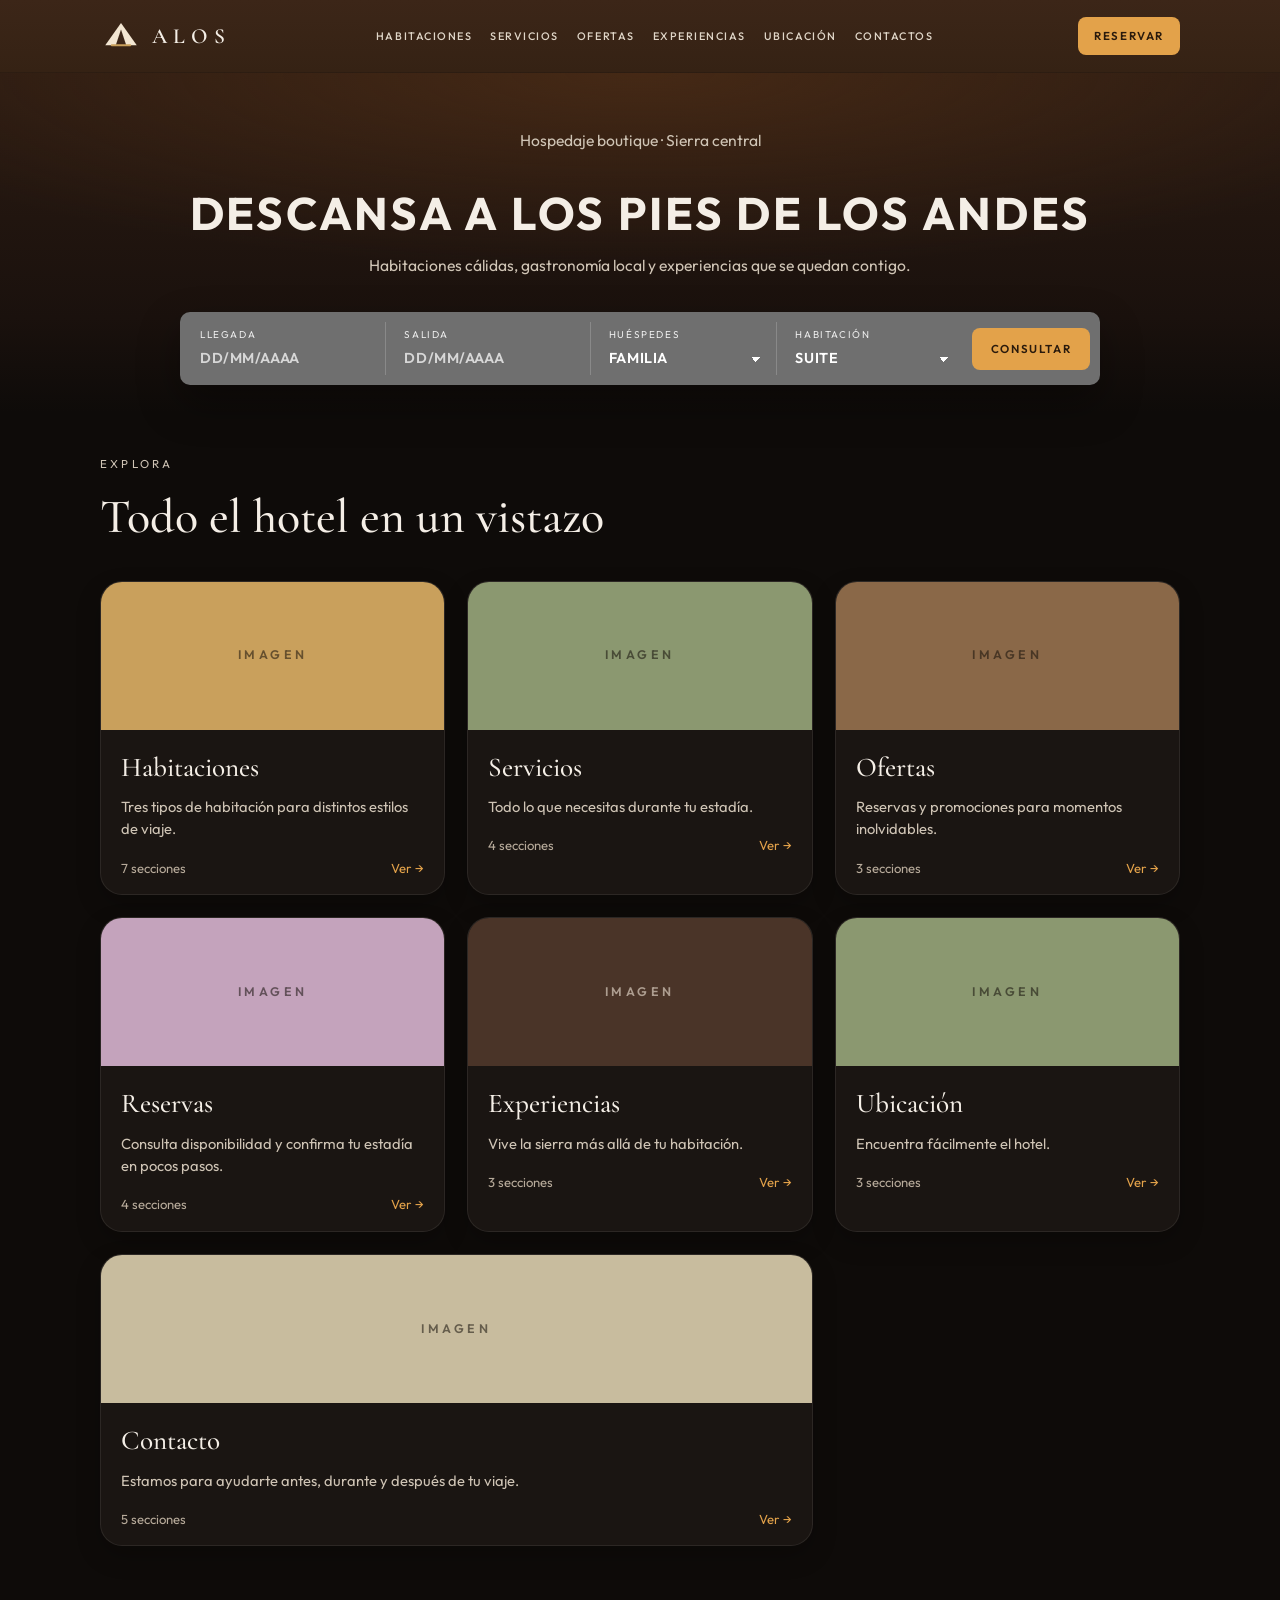
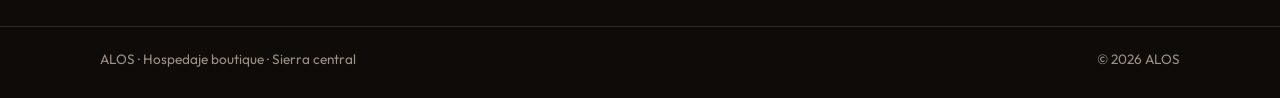
<file: index.html>
<!DOCTYPE html>
<html lang="es">
<head>
  <meta charset="UTF-8">
  <meta name="viewport" content="width=device-width, initial-scale=1.0">
  <title>ALOS · Hospedaje boutique</title>
  <link rel="icon" href="assets/logo.svg" type="image/svg+xml">
  <link rel="preconnect" href="https://fonts.googleapis.com">
  <link rel="preconnect" href="https://fonts.gstatic.com" crossorigin>
  <link href="https://fonts.googleapis.com/css2?family=Cormorant+Garamond:wght@500;600&family=Outfit:wght@400;500;600;700&display=swap" rel="stylesheet">
  <link rel="stylesheet" href="css/styles.css">
</head>
<body>
  <header class="site-header">
    <div class="wrap header-inner">
      <a class="brand" href="index.html">
        <img class="brand-mark" src="assets/logo.svg" alt="">
        <span class="brand-name">ALOS</span>
      </a>
      <nav class="nav" aria-label="Principal">
        <a href="habitaciones.html">HABITACIONES</a>
        <a href="servicios.html">SERVICIOS</a>
        <a href="ofertas.html">OFERTAS</a>
        <a href="experiencias.html">EXPERIENCIAS</a>
        <a href="ubicacion.html">UBICACIÓN</a>
        <a href="contacto.html">CONTACTOS</a>
      </nav>
      <a class="btn btn-gold" href="reservas.html">RESERVAR</a>
      <button class="menu-toggle" type="button" aria-label="Abrir menú">☰</button>
    </div>
  </header>

  <main>
    <section class="hero">
      <div class="wrap">
        <p class="eyebrow">Hospedaje boutique · Sierra central</p>
        <h1>DESCANSA A LOS PIES DE LOS ANDES</h1>
        <p>Habitaciones cálidas, gastronomía local y experiencias que se quedan contigo.</p>
        <form class="search-bar" id="search-form">
          <div class="field">
            <label for="llegada">LLEGADA</label>
            <input id="llegada" name="llegada" type="text" placeholder="DD/MM/AAAA" required>
          </div>
          <div class="field">
            <label for="salida">SALIDA</label>
            <input id="salida" name="salida" type="text" placeholder="DD/MM/AAAA" required>
          </div>
          <div class="field">
            <label for="huespedes">HUÉSPEDES</label>
            <select id="huespedes" name="huespedes">
              <option>FAMILIA</option>
              <option>PAREJA</option>
              <option>1 HUÉSPED</option>
              <option>2 HUÉSPEDES</option>
              <option>3 HUÉSPEDES</option>
              <option>4 HUÉSPEDES</option>
            </select>
          </div>
          <div class="field">
            <label for="habitacion">HABITACIÓN</label>
            <select id="habitacion" name="habitacion">
              <option>SUITE</option>
              <option>DOBLE</option>
              <option>FAMILIAR</option>
            </select>
          </div>
          <button class="btn btn-gold" type="submit">CONSULTAR</button>
        </form>
      </div>
    </section>

    <section class="explore">
      <div class="wrap">
        <p class="kicker">EXPLORA</p>
        <h2>Todo el hotel en un vistazo</h2>
        <div class="grid">
          <article class="card">
            <div class="thumb habitaciones">IMAGEN</div>
            <div class="card-body">
              <h3>Habitaciones</h3>
              <p>Tres tipos de habitación para distintos estilos de viaje.</p>
              <div class="card-foot"><span>7 secciones</span><a href="habitaciones.html">Ver →</a></div>
            </div>
          </article>
          <article class="card">
            <div class="thumb servicios">IMAGEN</div>
            <div class="card-body">
              <h3>Servicios</h3>
              <p>Todo lo que necesitas durante tu estadía.</p>
              <div class="card-foot"><span>4 secciones</span><a href="servicios.html">Ver →</a></div>
            </div>
          </article>
          <article class="card">
            <div class="thumb ofertas">IMAGEN</div>
            <div class="card-body">
              <h3>Ofertas</h3>
              <p>Reservas y promociones para momentos inolvidables.</p>
              <div class="card-foot"><span>3 secciones</span><a href="ofertas.html">Ver →</a></div>
            </div>
          </article>
          <article class="card">
            <div class="thumb reservas">IMAGEN</div>
            <div class="card-body">
              <h3>Reservas</h3>
              <p>Consulta disponibilidad y confirma tu estadía en pocos pasos.</p>
              <div class="card-foot"><span>4 secciones</span><a href="reservas.html">Ver →</a></div>
            </div>
          </article>
          <article class="card">
            <div class="thumb experiencias">IMAGEN</div>
            <div class="card-body">
              <h3>Experiencias</h3>
              <p>Vive la sierra más allá de tu habitación.</p>
              <div class="card-foot"><span>3 secciones</span><a href="experiencias.html">Ver →</a></div>
            </div>
          </article>
          <article class="card">
            <div class="thumb ubicacion">IMAGEN</div>
            <div class="card-body">
              <h3>Ubicación</h3>
              <p>Encuentra fácilmente el hotel.</p>
              <div class="card-foot"><span>3 secciones</span><a href="ubicacion.html">Ver →</a></div>
            </div>
          </article>
          <article class="card wide">
            <div class="thumb contacto">IMAGEN</div>
            <div class="card-body">
              <h3>Contacto</h3>
              <p>Estamos para ayudarte antes, durante y después de tu viaje.</p>
              <div class="card-foot"><span>5 secciones</span><a href="contacto.html">Ver →</a></div>
            </div>
          </article>
        </div>
      </div>
    </section>
  </main>

  <footer class="site-footer">
    <div class="wrap footer-inner">
      <span>ALOS · Hospedaje boutique · Sierra central</span>
      <span>© 2026 ALOS</span>
    </div>
  </footer>
  <div class="toast" id="toast" role="status"></div>
  <script src="js/main.js"></script>
</body>
</html>
</file>
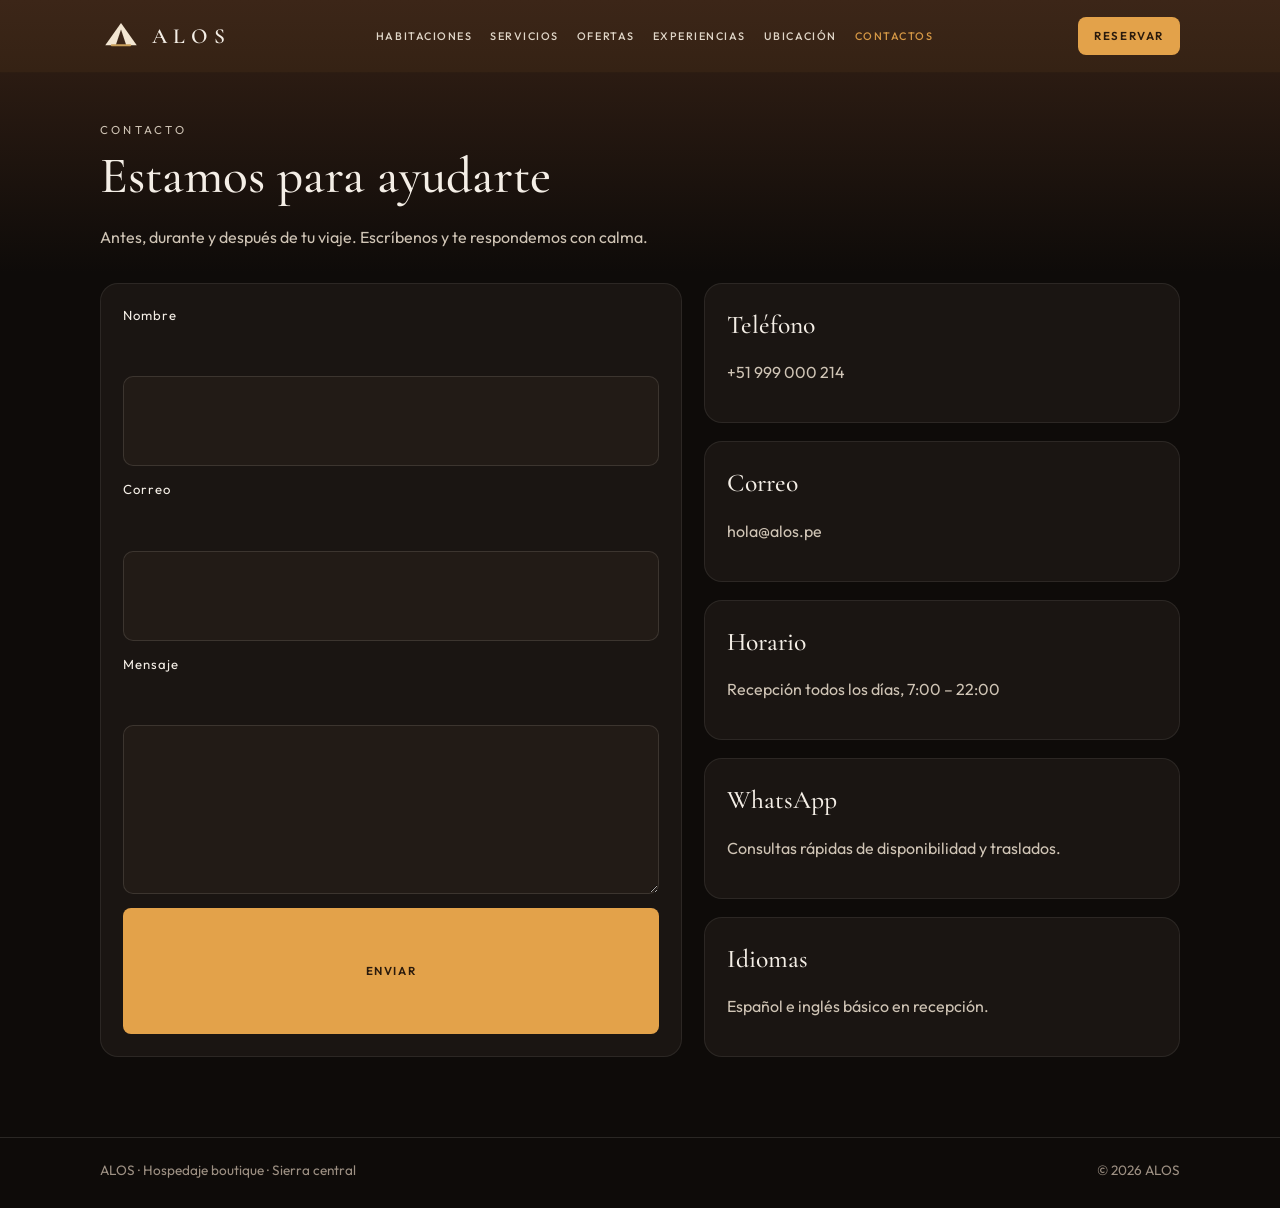
<file: contacto.html>
<!DOCTYPE html>
<html lang="es">
<head>
  <meta charset="UTF-8">
  <meta name="viewport" content="width=device-width, initial-scale=1.0">
  <title>Contacto · ALOS</title>
  <link rel="icon" href="assets/logo.svg" type="image/svg+xml">
  <link rel="preconnect" href="https://fonts.googleapis.com">
  <link rel="preconnect" href="https://fonts.gstatic.com" crossorigin>
  <link href="https://fonts.googleapis.com/css2?family=Cormorant+Garamond:wght@500;600&family=Outfit:wght@400;500;600;700&display=swap" rel="stylesheet">
  <link rel="stylesheet" href="css/styles.css">
</head>
<body>
  <header class="site-header">
    <div class="wrap header-inner">
      <a class="brand" href="index.html">
        <img class="brand-mark" src="assets/logo.svg" alt="">
        <span class="brand-name">ALOS</span>
      </a>
      <nav class="nav" aria-label="Principal">
        <a href="habitaciones.html">HABITACIONES</a>
        <a href="servicios.html">SERVICIOS</a>
        <a href="ofertas.html">OFERTAS</a>
        <a href="experiencias.html">EXPERIENCIAS</a>
        <a href="ubicacion.html">UBICACIÓN</a>
        <a class="active" href="contacto.html">CONTACTOS</a>
      </nav>
      <a class="btn btn-gold" href="reservas.html">RESERVAR</a>
      <button class="menu-toggle" type="button" aria-label="Abrir menú">☰</button>
    </div>
  </header>
  <main>
    <section class="page-hero">
      <div class="wrap">
        <p class="kicker">CONTACTO</p>
        <h1>Estamos para ayudarte</h1>
        <p>Antes, durante y después de tu viaje. Escríbenos y te respondemos con calma.</p>
      </div>
    </section>
    <section class="section">
      <div class="wrap split">
        <form class="panel form" id="contact-form">
          <label>Nombre<input name="nombre" required></label>
          <label>Correo<input type="email" name="correo" required></label>
          <label>Mensaje<textarea name="mensaje" rows="5" required></textarea></label>
          <button class="btn btn-gold" type="submit">ENVIAR</button>
        </form>
        <aside class="stack">
          <article class="panel"><h3>Teléfono</h3><p class="muted">+51 999 000 214</p></article>
          <article class="panel"><h3>Correo</h3><p class="muted">hola@alos.pe</p></article>
          <article class="panel"><h3>Horario</h3><p class="muted">Recepción todos los días, 7:00 – 22:00</p></article>
          <article class="panel"><h3>WhatsApp</h3><p class="muted">Consultas rápidas de disponibilidad y traslados.</p></article>
          <article class="panel"><h3>Idiomas</h3><p class="muted">Español e inglés básico en recepción.</p></article>
        </aside>
      </div>
    </section>
  </main>
  <footer class="site-footer">
    <div class="wrap footer-inner">
      <span>ALOS · Hospedaje boutique · Sierra central</span>
      <span>© 2026 ALOS</span>
    </div>
  </footer>
  <div class="toast" id="toast" role="status"></div>
  <script src="js/main.js"></script>
</body>
</html>
</file>
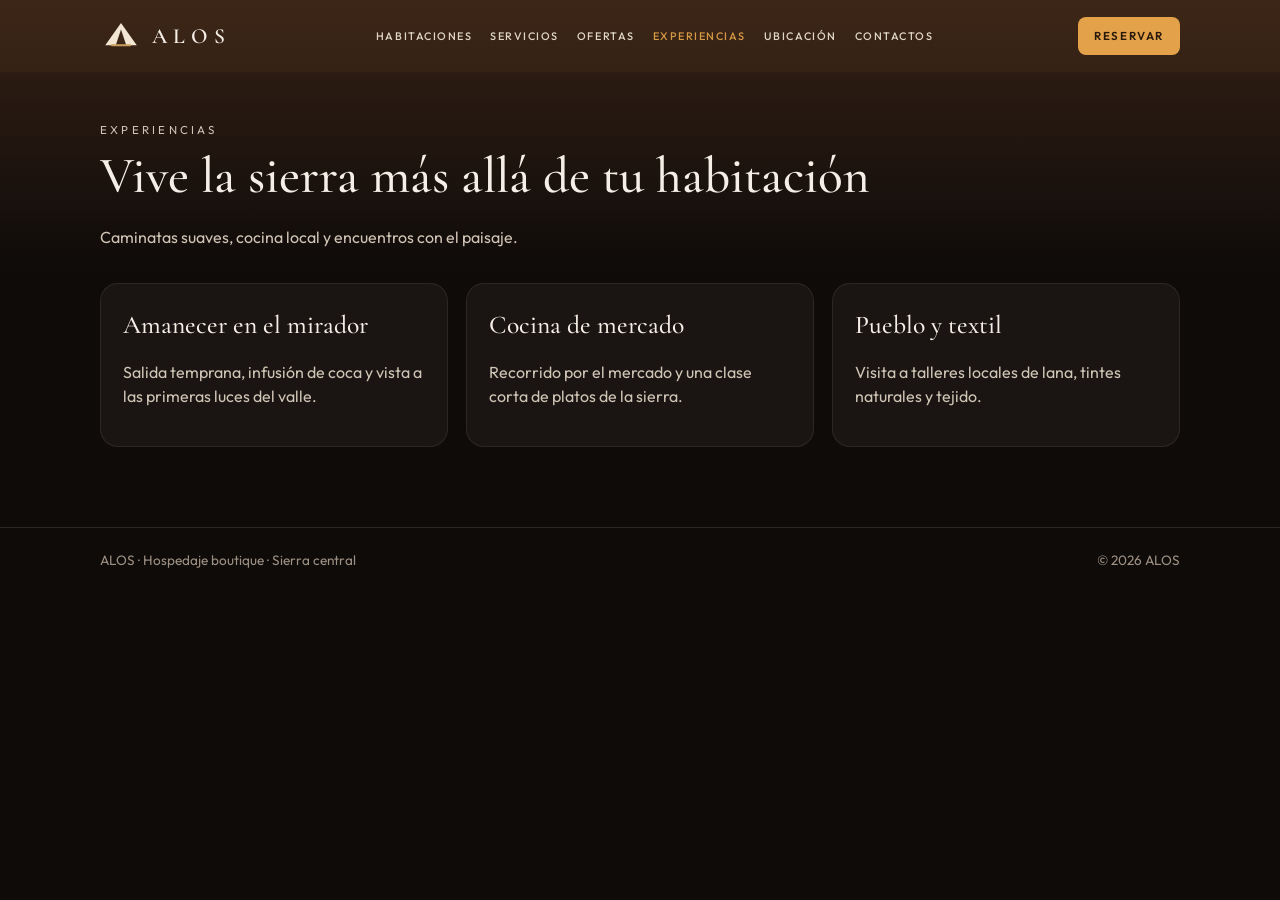
<file: experiencias.html>
<!DOCTYPE html>
<html lang="es">
<head>
  <meta charset="UTF-8">
  <meta name="viewport" content="width=device-width, initial-scale=1.0">
  <title>Experiencias · ALOS</title>
  <link rel="icon" href="assets/logo.svg" type="image/svg+xml">
  <link rel="preconnect" href="https://fonts.googleapis.com">
  <link rel="preconnect" href="https://fonts.gstatic.com" crossorigin>
  <link href="https://fonts.googleapis.com/css2?family=Cormorant+Garamond:wght@500;600&family=Outfit:wght@400;500;600;700&display=swap" rel="stylesheet">
  <link rel="stylesheet" href="css/styles.css">
</head>
<body>
  <header class="site-header">
    <div class="wrap header-inner">
      <a class="brand" href="index.html">
        <img class="brand-mark" src="assets/logo.svg" alt="">
        <span class="brand-name">ALOS</span>
      </a>
      <nav class="nav" aria-label="Principal">
        <a href="habitaciones.html">HABITACIONES</a>
        <a href="servicios.html">SERVICIOS</a>
        <a href="ofertas.html">OFERTAS</a>
        <a class="active" href="experiencias.html">EXPERIENCIAS</a>
        <a href="ubicacion.html">UBICACIÓN</a>
        <a href="contacto.html">CONTACTOS</a>
      </nav>
      <a class="btn btn-gold" href="reservas.html">RESERVAR</a>
      <button class="menu-toggle" type="button" aria-label="Abrir menú">☰</button>
    </div>
  </header>
  <main>
    <section class="page-hero">
      <div class="wrap">
        <p class="kicker">EXPERIENCIAS</p>
        <h1>Vive la sierra más allá de tu habitación</h1>
        <p>Caminatas suaves, cocina local y encuentros con el paisaje.</p>
      </div>
    </section>
    <section class="section">
      <div class="wrap features">
        <article class="panel"><h3>Amanecer en el mirador</h3><p class="muted">Salida temprana, infusión de coca y vista a las primeras luces del valle.</p></article>
        <article class="panel"><h3>Cocina de mercado</h3><p class="muted">Recorrido por el mercado y una clase corta de platos de la sierra.</p></article>
        <article class="panel"><h3>Pueblo y textil</h3><p class="muted">Visita a talleres locales de lana, tintes naturales y tejido.</p></article>
      </div>
    </section>
  </main>
  <footer class="site-footer">
    <div class="wrap footer-inner">
      <span>ALOS · Hospedaje boutique · Sierra central</span>
      <span>© 2026 ALOS</span>
    </div>
  </footer>
  <script src="js/main.js"></script>
</body>
</html>
</file>
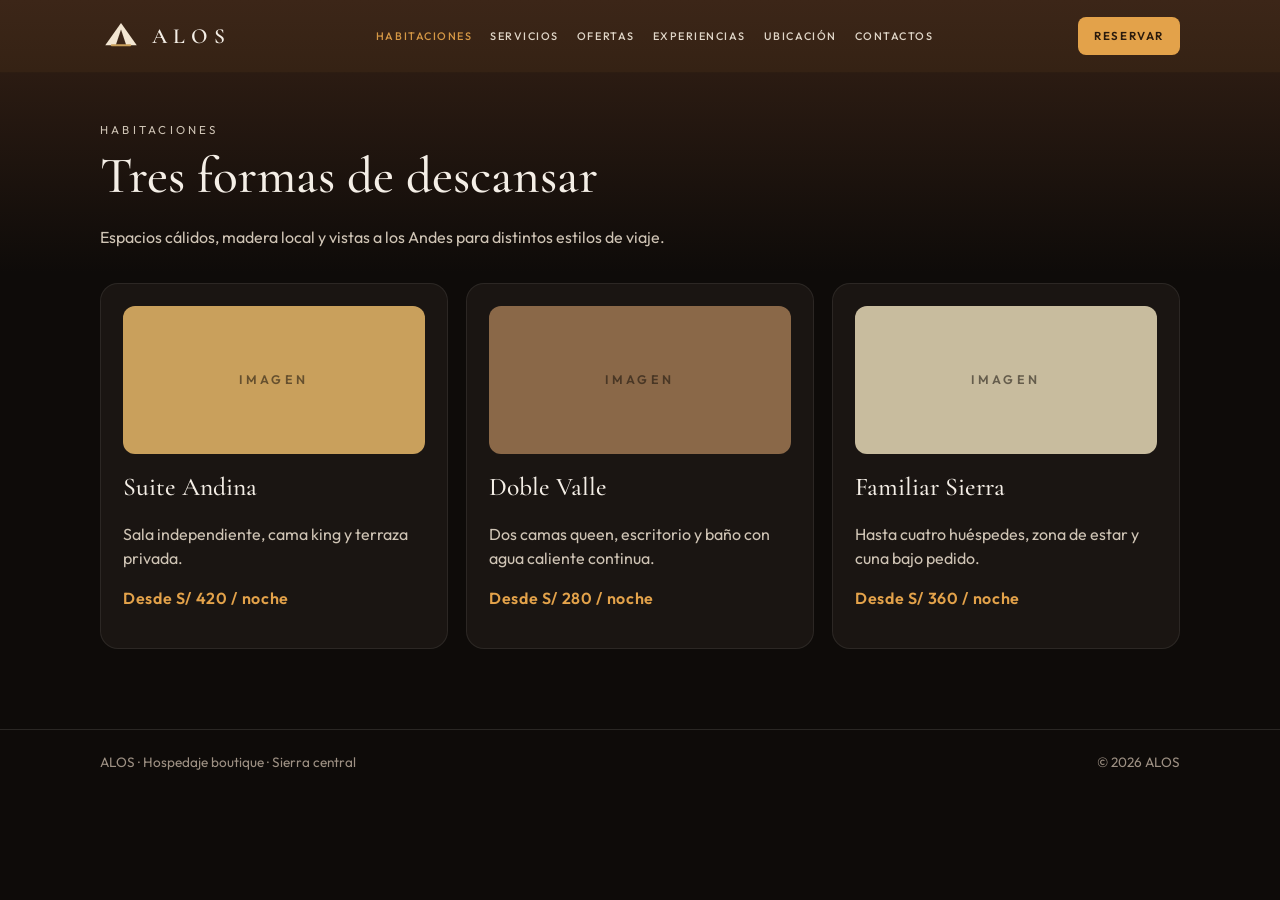
<file: habitaciones.html>
<!DOCTYPE html>
<html lang="es">
<head>
  <meta charset="UTF-8">
  <meta name="viewport" content="width=device-width, initial-scale=1.0">
  <title>Habitaciones · ALOS</title>
  <link rel="icon" href="assets/logo.svg" type="image/svg+xml">
  <link rel="preconnect" href="https://fonts.googleapis.com">
  <link rel="preconnect" href="https://fonts.gstatic.com" crossorigin>
  <link href="https://fonts.googleapis.com/css2?family=Cormorant+Garamond:wght@500;600&family=Outfit:wght@400;500;600;700&display=swap" rel="stylesheet">
  <link rel="stylesheet" href="css/styles.css">
</head>
<body>
  <header class="site-header">
    <div class="wrap header-inner">
      <a class="brand" href="index.html">
        <img class="brand-mark" src="assets/logo.svg" alt="">
        <span class="brand-name">ALOS</span>
      </a>
      <nav class="nav" aria-label="Principal">
        <a class="active" href="habitaciones.html">HABITACIONES</a>
        <a href="servicios.html">SERVICIOS</a>
        <a href="ofertas.html">OFERTAS</a>
        <a href="experiencias.html">EXPERIENCIAS</a>
        <a href="ubicacion.html">UBICACIÓN</a>
        <a href="contacto.html">CONTACTOS</a>
      </nav>
      <a class="btn btn-gold" href="reservas.html">RESERVAR</a>
      <button class="menu-toggle" type="button" aria-label="Abrir menú">☰</button>
    </div>
  </header>
  <main>
    <section class="page-hero">
      <div class="wrap">
        <p class="kicker">HABITACIONES</p>
        <h1>Tres formas de descansar</h1>
        <p>Espacios cálidos, madera local y vistas a los Andes para distintos estilos de viaje.</p>
      </div>
    </section>
    <section class="section">
      <div class="wrap rooms">
        <article class="panel">
          <div class="thumb habitaciones">IMAGEN</div>
          <h3>Suite Andina</h3>
          <p class="muted">Sala independiente, cama king y terraza privada.</p>
          <p class="price">Desde S/ 420 / noche</p>
        </article>
        <article class="panel">
          <div class="thumb ofertas">IMAGEN</div>
          <h3>Doble Valle</h3>
          <p class="muted">Dos camas queen, escritorio y baño con agua caliente continua.</p>
          <p class="price">Desde S/ 280 / noche</p>
        </article>
        <article class="panel">
          <div class="thumb contacto">IMAGEN</div>
          <h3>Familiar Sierra</h3>
          <p class="muted">Hasta cuatro huéspedes, zona de estar y cuna bajo pedido.</p>
          <p class="price">Desde S/ 360 / noche</p>
        </article>
      </div>
    </section>
  </main>
  <footer class="site-footer">
    <div class="wrap footer-inner">
      <span>ALOS · Hospedaje boutique · Sierra central</span>
      <span>© 2026 ALOS</span>
    </div>
  </footer>
  <script src="js/main.js"></script>
</body>
</html>
</file>
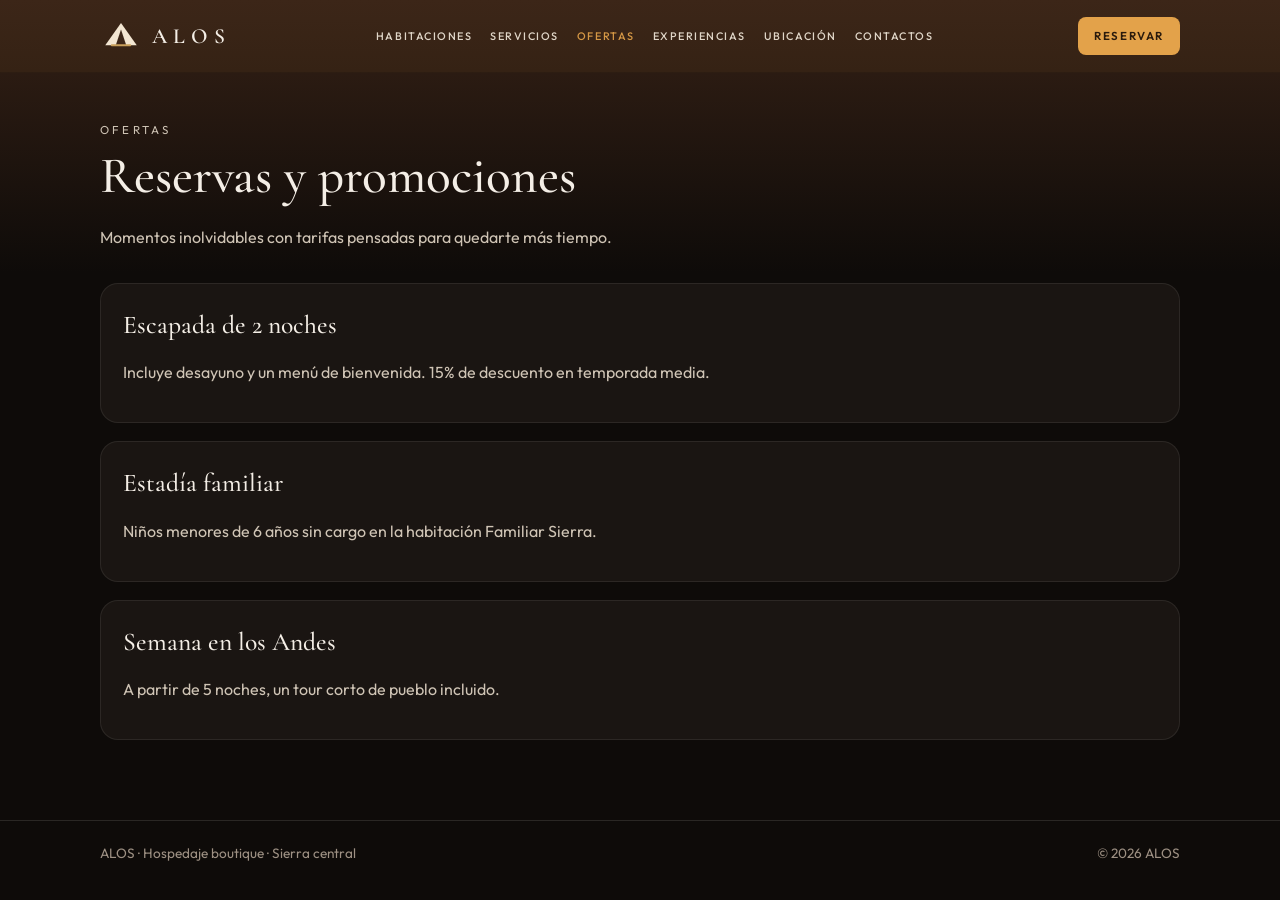
<file: ofertas.html>
<!DOCTYPE html>
<html lang="es">
<head>
  <meta charset="UTF-8">
  <meta name="viewport" content="width=device-width, initial-scale=1.0">
  <title>Ofertas · ALOS</title>
  <link rel="icon" href="assets/logo.svg" type="image/svg+xml">
  <link rel="preconnect" href="https://fonts.googleapis.com">
  <link rel="preconnect" href="https://fonts.gstatic.com" crossorigin>
  <link href="https://fonts.googleapis.com/css2?family=Cormorant+Garamond:wght@500;600&family=Outfit:wght@400;500;600;700&display=swap" rel="stylesheet">
  <link rel="stylesheet" href="css/styles.css">
</head>
<body>
  <header class="site-header">
    <div class="wrap header-inner">
      <a class="brand" href="index.html">
        <img class="brand-mark" src="assets/logo.svg" alt="">
        <span class="brand-name">ALOS</span>
      </a>
      <nav class="nav" aria-label="Principal">
        <a href="habitaciones.html">HABITACIONES</a>
        <a href="servicios.html">SERVICIOS</a>
        <a class="active" href="ofertas.html">OFERTAS</a>
        <a href="experiencias.html">EXPERIENCIAS</a>
        <a href="ubicacion.html">UBICACIÓN</a>
        <a href="contacto.html">CONTACTOS</a>
      </nav>
      <a class="btn btn-gold" href="reservas.html">RESERVAR</a>
      <button class="menu-toggle" type="button" aria-label="Abrir menú">☰</button>
    </div>
  </header>
  <main>
    <section class="page-hero">
      <div class="wrap">
        <p class="kicker">OFERTAS</p>
        <h1>Reservas y promociones</h1>
        <p>Momentos inolvidables con tarifas pensadas para quedarte más tiempo.</p>
      </div>
    </section>
    <section class="section">
      <div class="wrap stack">
        <article class="panel"><h3>Escapada de 2 noches</h3><p class="muted">Incluye desayuno y un menú de bienvenida. 15% de descuento en temporada media.</p></article>
        <article class="panel"><h3>Estadía familiar</h3><p class="muted">Niños menores de 6 años sin cargo en la habitación Familiar Sierra.</p></article>
        <article class="panel"><h3>Semana en los Andes</h3><p class="muted">A partir de 5 noches, un tour corto de pueblo incluido.</p></article>
      </div>
    </section>
  </main>
  <footer class="site-footer">
    <div class="wrap footer-inner">
      <span>ALOS · Hospedaje boutique · Sierra central</span>
      <span>© 2026 ALOS</span>
    </div>
  </footer>
  <script src="js/main.js"></script>
</body>
</html>
</file>
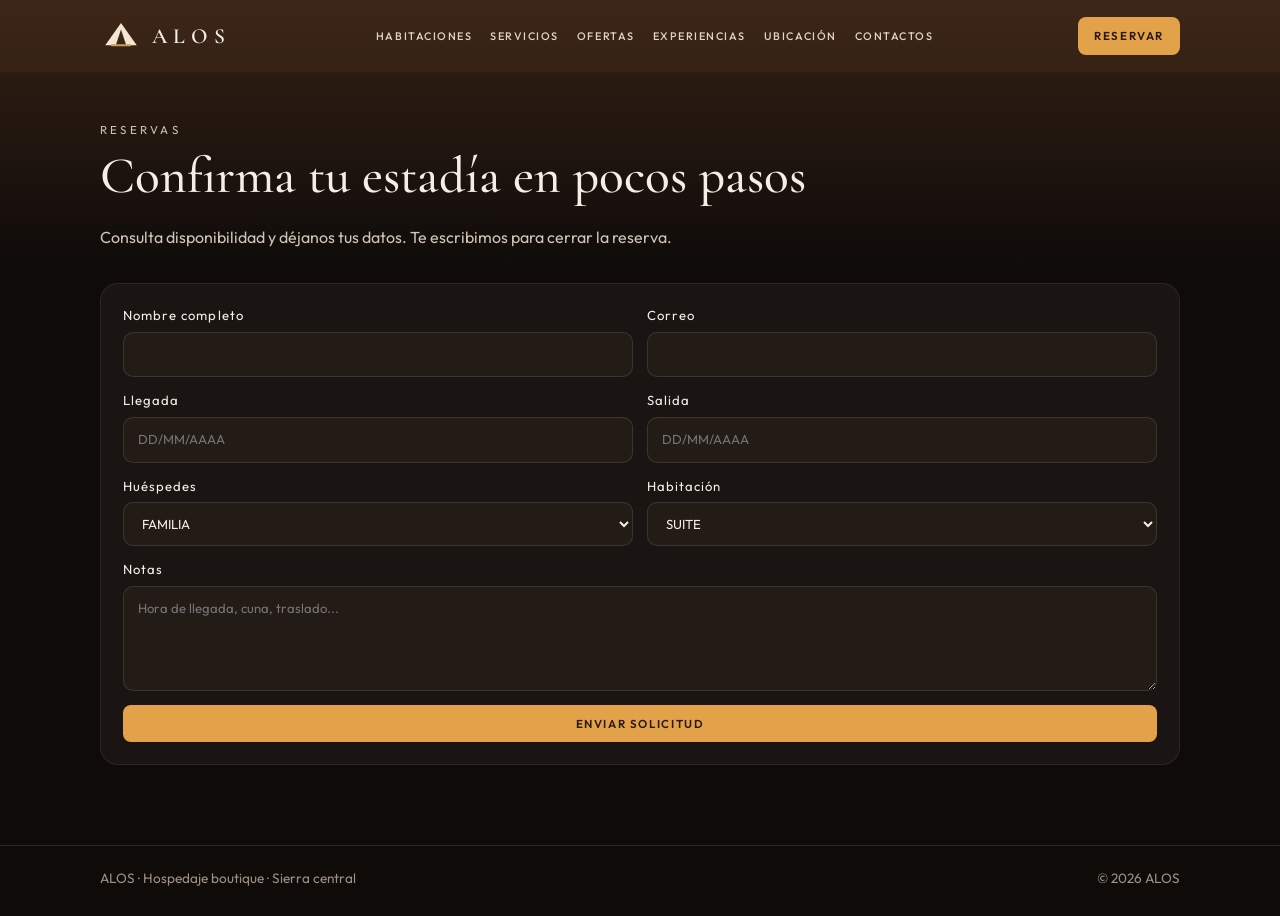
<file: reservas.html>
<!DOCTYPE html>
<html lang="es">
<head>
  <meta charset="UTF-8">
  <meta name="viewport" content="width=device-width, initial-scale=1.0">
  <title>Reservas · ALOS</title>
  <link rel="icon" href="assets/logo.svg" type="image/svg+xml">
  <link rel="preconnect" href="https://fonts.googleapis.com">
  <link rel="preconnect" href="https://fonts.gstatic.com" crossorigin>
  <link href="https://fonts.googleapis.com/css2?family=Cormorant+Garamond:wght@500;600&family=Outfit:wght@400;500;600;700&display=swap" rel="stylesheet">
  <link rel="stylesheet" href="css/styles.css">
</head>
<body>
  <header class="site-header">
    <div class="wrap header-inner">
      <a class="brand" href="index.html">
        <img class="brand-mark" src="assets/logo.svg" alt="">
        <span class="brand-name">ALOS</span>
      </a>
      <nav class="nav" aria-label="Principal">
        <a href="habitaciones.html">HABITACIONES</a>
        <a href="servicios.html">SERVICIOS</a>
        <a href="ofertas.html">OFERTAS</a>
        <a href="experiencias.html">EXPERIENCIAS</a>
        <a href="ubicacion.html">UBICACIÓN</a>
        <a href="contacto.html">CONTACTOS</a>
      </nav>
      <a class="btn btn-gold" href="reservas.html">RESERVAR</a>
      <button class="menu-toggle" type="button" aria-label="Abrir menú">☰</button>
    </div>
  </header>
  <main>
    <section class="page-hero">
      <div class="wrap">
        <p class="kicker">RESERVAS</p>
        <h1>Confirma tu estadía en pocos pasos</h1>
        <p>Consulta disponibilidad y déjanos tus datos. Te escribimos para cerrar la reserva.</p>
      </div>
    </section>
    <section class="section">
      <div class="wrap">
        <form class="panel form" id="reserve-form">
          <div class="form-row">
            <label>Nombre completo<input name="nombre" required></label>
            <label>Correo<input type="email" name="correo" required></label>
          </div>
          <div class="form-row">
            <label>Llegada<input name="llegada" placeholder="DD/MM/AAAA" required></label>
            <label>Salida<input name="salida" placeholder="DD/MM/AAAA" required></label>
          </div>
          <div class="form-row">
            <label>Huéspedes
              <select name="huespedes">
                <option>FAMILIA</option>
                <option>PAREJA</option>
                <option>1 HUÉSPED</option>
                <option>2 HUÉSPEDES</option>
                <option>3 HUÉSPEDES</option>
                <option>4 HUÉSPEDES</option>
              </select>
            </label>
            <label>Habitación
              <select name="habitacion">
                <option>SUITE</option>
                <option>DOBLE</option>
                <option>FAMILIAR</option>
              </select>
            </label>
          </div>
          <label>Notas<textarea name="notas" rows="4" placeholder="Hora de llegada, cuna, traslado..."></textarea></label>
          <button class="btn btn-gold" type="submit">ENVIAR SOLICITUD</button>
        </form>
      </div>
    </section>
  </main>
  <footer class="site-footer">
    <div class="wrap footer-inner">
      <span>ALOS · Hospedaje boutique · Sierra central</span>
      <span>© 2026 ALOS</span>
    </div>
  </footer>
  <div class="toast" id="toast" role="status"></div>
  <script src="js/main.js"></script>
</body>
</html>
</file>
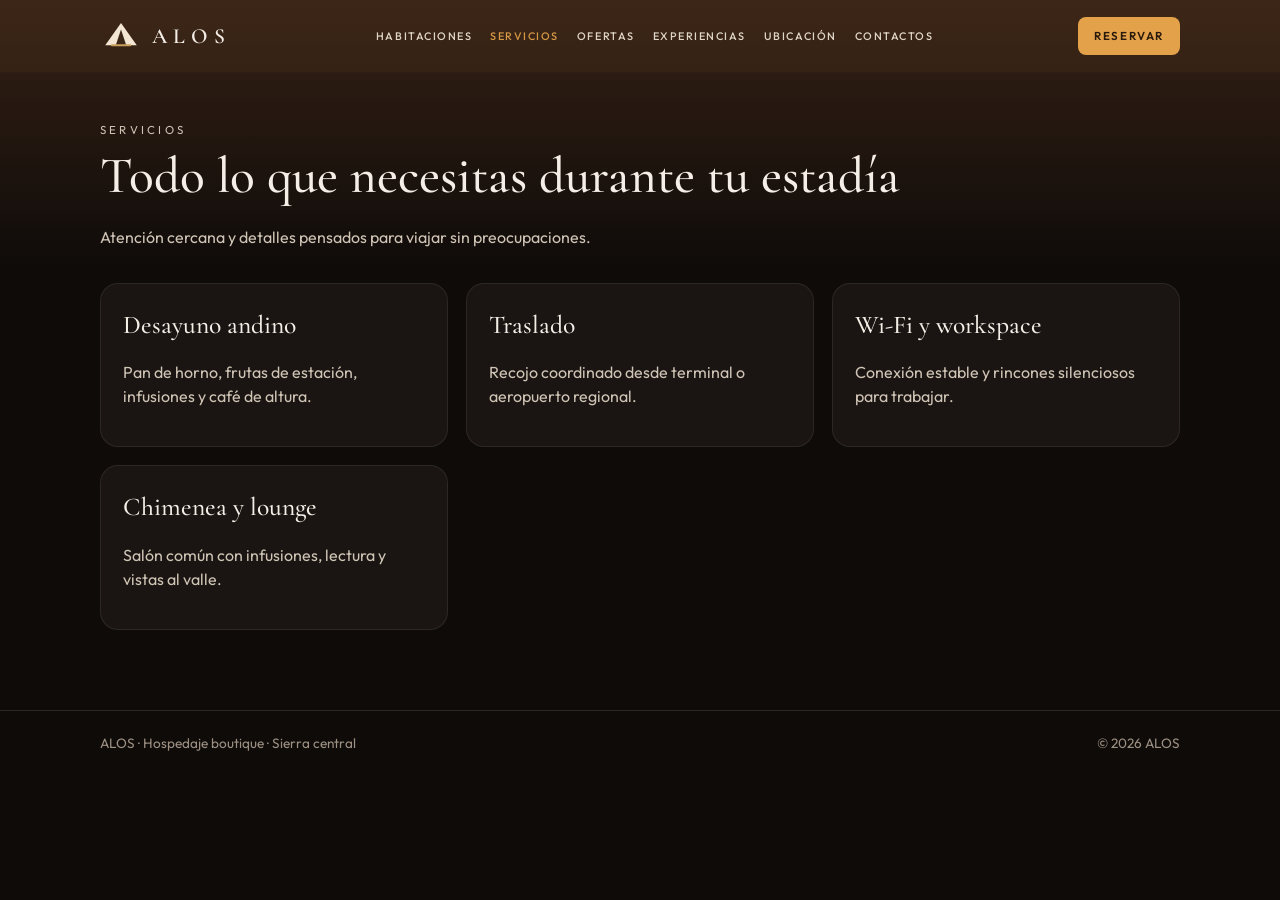
<file: servicios.html>
<!DOCTYPE html>
<html lang="es">
<head>
  <meta charset="UTF-8">
  <meta name="viewport" content="width=device-width, initial-scale=1.0">
  <title>Servicios · ALOS</title>
  <link rel="icon" href="assets/logo.svg" type="image/svg+xml">
  <link rel="preconnect" href="https://fonts.googleapis.com">
  <link rel="preconnect" href="https://fonts.gstatic.com" crossorigin>
  <link href="https://fonts.googleapis.com/css2?family=Cormorant+Garamond:wght@500;600&family=Outfit:wght@400;500;600;700&display=swap" rel="stylesheet">
  <link rel="stylesheet" href="css/styles.css">
</head>
<body>
  <header class="site-header">
    <div class="wrap header-inner">
      <a class="brand" href="index.html">
        <img class="brand-mark" src="assets/logo.svg" alt="">
        <span class="brand-name">ALOS</span>
      </a>
      <nav class="nav" aria-label="Principal">
        <a href="habitaciones.html">HABITACIONES</a>
        <a class="active" href="servicios.html">SERVICIOS</a>
        <a href="ofertas.html">OFERTAS</a>
        <a href="experiencias.html">EXPERIENCIAS</a>
        <a href="ubicacion.html">UBICACIÓN</a>
        <a href="contacto.html">CONTACTOS</a>
      </nav>
      <a class="btn btn-gold" href="reservas.html">RESERVAR</a>
      <button class="menu-toggle" type="button" aria-label="Abrir menú">☰</button>
    </div>
  </header>
  <main>
    <section class="page-hero">
      <div class="wrap">
        <p class="kicker">SERVICIOS</p>
        <h1>Todo lo que necesitas durante tu estadía</h1>
        <p>Atención cercana y detalles pensados para viajar sin preocupaciones.</p>
      </div>
    </section>
    <section class="section">
      <div class="wrap features">
        <article class="panel"><h3>Desayuno andino</h3><p class="muted">Pan de horno, frutas de estación, infusiones y café de altura.</p></article>
        <article class="panel"><h3>Traslado</h3><p class="muted">Recojo coordinado desde terminal o aeropuerto regional.</p></article>
        <article class="panel"><h3>Wi-Fi y workspace</h3><p class="muted">Conexión estable y rincones silenciosos para trabajar.</p></article>
        <article class="panel"><h3>Chimenea y lounge</h3><p class="muted">Salón común con infusiones, lectura y vistas al valle.</p></article>
      </div>
    </section>
  </main>
  <footer class="site-footer">
    <div class="wrap footer-inner">
      <span>ALOS · Hospedaje boutique · Sierra central</span>
      <span>© 2026 ALOS</span>
    </div>
  </footer>
  <script src="js/main.js"></script>
</body>
</html>
</file>
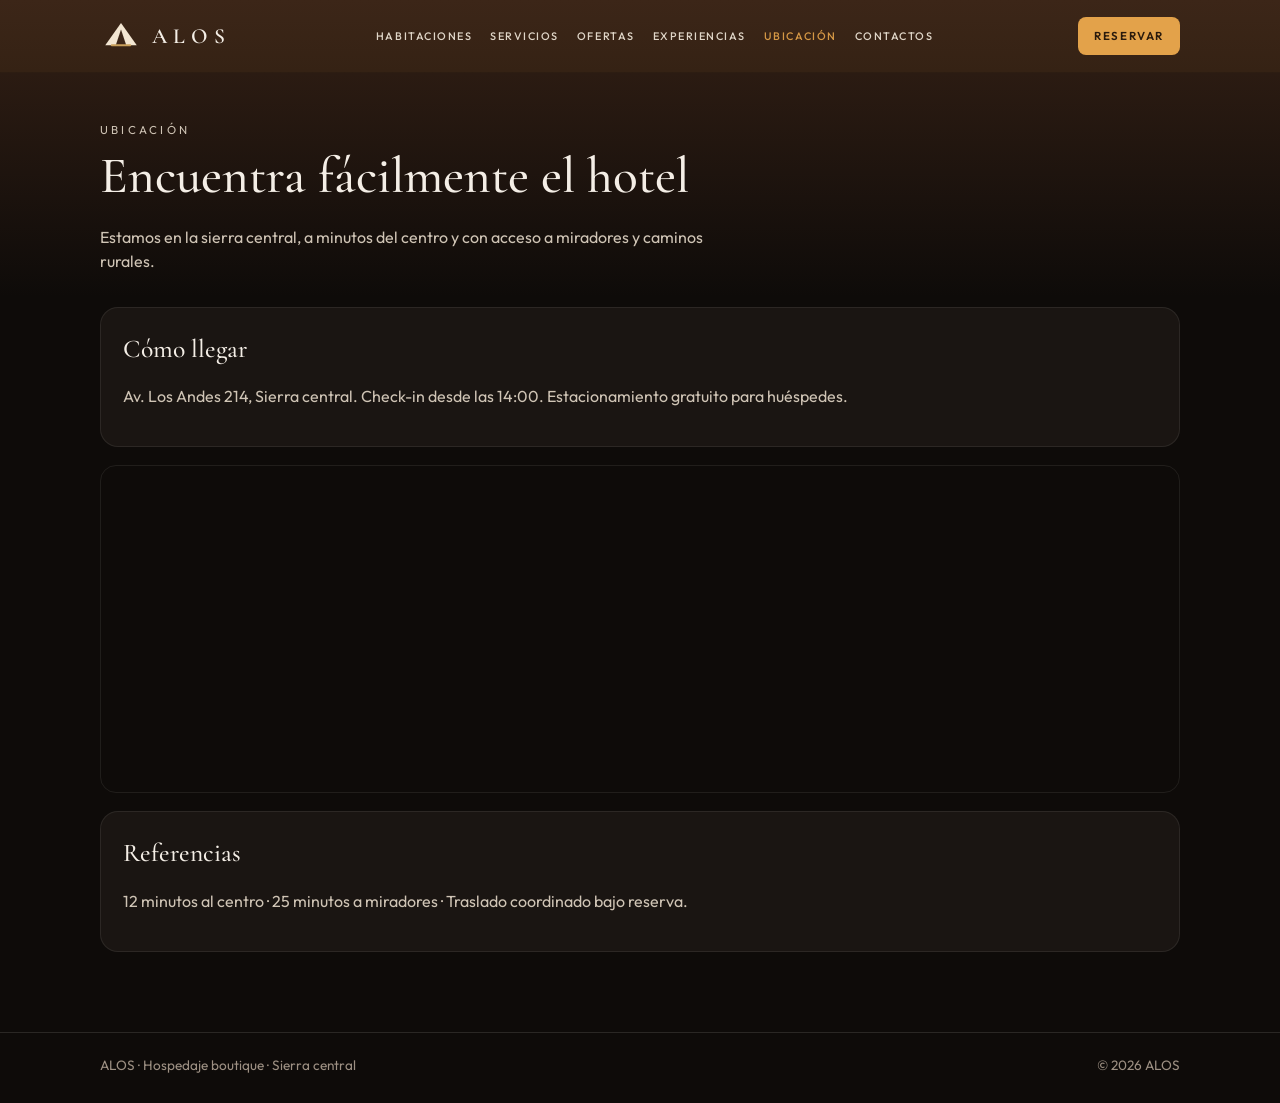
<file: ubicacion.html>
<!DOCTYPE html>
<html lang="es">
<head>
  <meta charset="UTF-8">
  <meta name="viewport" content="width=device-width, initial-scale=1.0">
  <title>Ubicación · ALOS</title>
  <link rel="icon" href="assets/logo.svg" type="image/svg+xml">
  <link rel="preconnect" href="https://fonts.googleapis.com">
  <link rel="preconnect" href="https://fonts.gstatic.com" crossorigin>
  <link href="https://fonts.googleapis.com/css2?family=Cormorant+Garamond:wght@500;600&family=Outfit:wght@400;500;600;700&display=swap" rel="stylesheet">
  <link rel="stylesheet" href="css/styles.css">
</head>
<body>
  <header class="site-header">
    <div class="wrap header-inner">
      <a class="brand" href="index.html">
        <img class="brand-mark" src="assets/logo.svg" alt="">
        <span class="brand-name">ALOS</span>
      </a>
      <nav class="nav" aria-label="Principal">
        <a href="habitaciones.html">HABITACIONES</a>
        <a href="servicios.html">SERVICIOS</a>
        <a href="ofertas.html">OFERTAS</a>
        <a href="experiencias.html">EXPERIENCIAS</a>
        <a class="active" href="ubicacion.html">UBICACIÓN</a>
        <a href="contacto.html">CONTACTOS</a>
      </nav>
      <a class="btn btn-gold" href="reservas.html">RESERVAR</a>
      <button class="menu-toggle" type="button" aria-label="Abrir menú">☰</button>
    </div>
  </header>
  <main>
    <section class="page-hero">
      <div class="wrap">
        <p class="kicker">UBICACIÓN</p>
        <h1>Encuentra fácilmente el hotel</h1>
        <p>Estamos en la sierra central, a minutos del centro y con acceso a miradores y caminos rurales.</p>
      </div>
    </section>
    <section class="section">
      <div class="wrap stack">
        <article class="panel">
          <h3>Cómo llegar</h3>
          <p class="muted">Av. Los Andes 214, Sierra central. Check-in desde las 14:00. Estacionamiento gratuito para huéspedes.</p>
        </article>
        <div class="map">
          <iframe title="Mapa de ALOS" width="100%" height="320" style="border:0" loading="lazy" referrerpolicy="no-referrer-when-downgrade" src="https://maps.google.com/maps?q=Huancayo%20Peru&t=&z=12&ie=UTF8&iwloc=&output=embed"></iframe>
        </div>
        <article class="panel">
          <h3>Referencias</h3>
          <p class="muted">12 minutos al centro · 25 minutos a miradores · Traslado coordinado bajo reserva.</p>
        </article>
      </div>
    </section>
  </main>
  <footer class="site-footer">
    <div class="wrap footer-inner">
      <span>ALOS · Hospedaje boutique · Sierra central</span>
      <span>© 2026 ALOS</span>
    </div>
  </footer>
  <script src="js/main.js"></script>
</body>
</html>
</file>
<file: css/styles.css>
:root {
  --bg: #0e0b09;
  --bg-elev: #16110e;
  --header: #3c2618;
  --header-deep: #2a1a10;
  --cream: #f4eee6;
  --cream-muted: #cfc4b5;
  --gold: #e3a24a;
  --gold-hover: #efb25c;
  --line: rgba(244, 238, 230, 0.12);
  --card: #1a1512;
  --card-border: rgba(255, 247, 235, 0.08);
  --bar: #6d6d6d;
  --shadow: 0 18px 40px rgba(0, 0, 0, 0.35);
  --radius: 18px;
  --max: 1080px;
  --img-habitaciones: #c9a05c;
  --img-servicios: #8b9870;
  --img-ofertas: #8a6848;
  --img-reservas: #c4a3bc;
  --img-experiencias: #4a3428;
  --img-ubicacion: #8b9870;
  --img-contacto: #c8bc9e;
}

*,
*::before,
*::after {
  box-sizing: border-box;
}

html {
  scroll-behavior: smooth;
}

body {
  margin: 0;
  min-height: 100vh;
  background: var(--bg);
  color: var(--cream);
  font-family: "Outfit", sans-serif;
  line-height: 1.5;
}

img {
  max-width: 100%;
  display: block;
}

a {
  color: inherit;
  text-decoration: none;
}

button,
input,
select,
textarea {
  font: inherit;
}

.wrap {
  width: min(var(--max), calc(100% - 40px));
  margin-inline: auto;
}

/* Header */
.site-header {
  position: relative;
  background: linear-gradient(180deg, var(--header) 0%, #352214 100%);
  border-bottom: 1px solid rgba(0, 0, 0, 0.25);
}

.header-inner {
  display: flex;
  align-items: center;
  justify-content: space-between;
  gap: 18px;
  min-height: 72px;
}

.brand {
  display: flex;
  align-items: center;
  gap: 10px;
  color: var(--cream);
}

.brand-mark {
  width: 42px;
  height: 42px;
}

.brand-name {
  font-family: "Cormorant Garamond", serif;
  font-size: 1.35rem;
  letter-spacing: 0.28em;
  font-weight: 600;
}

.nav {
  display: flex;
  justify-content: center;
  gap: 18px;
  flex: 1;
  flex-wrap: nowrap;
}

.nav a {
  font-size: 0.68rem;
  letter-spacing: 0.14em;
  font-weight: 500;
  color: #efe6d8;
  opacity: 0.92;
  white-space: nowrap;
}

.nav a:hover,
.nav a.active {
  color: var(--gold);
}

.btn {
  display: inline-flex;
  align-items: center;
  justify-content: center;
  border: 0;
  cursor: pointer;
  border-radius: 8px;
  letter-spacing: 0.14em;
  font-size: 0.72rem;
  font-weight: 600;
  padding: 10px 16px;
  transition: 0.2s ease;
}

.btn-gold {
  background: var(--gold);
  color: #2a1a0c;
}

.btn-gold:hover {
  background: var(--gold-hover);
}

.menu-toggle {
  display: none;
  background: transparent;
  border: 1px solid rgba(255, 255, 255, 0.2);
  color: var(--cream);
  width: 42px;
  height: 42px;
  border-radius: 8px;
}

/* Hero */
.hero {
  background:
    radial-gradient(1200px 280px at 50% 0%, rgba(90, 52, 24, 0.55), transparent 70%),
    linear-gradient(180deg, #2b1b12 0%, #1a110d 72%, var(--bg) 100%);
  padding: 56px 0 28px;
  text-align: center;
}

.eyebrow {
  margin: 0 0 14px;
  font-size: 0.82rem;
  color: var(--cream-muted);
}

.hero h1 {
  margin: 0 auto 14px;
  max-width: 920px;
  font-family: "Outfit", sans-serif;
  font-weight: 700;
  font-size: clamp(1.85rem, 4.4vw, 2.85rem);
  letter-spacing: 0.06em;
  line-height: 1.18;
}

.hero p {
  margin: 0 auto 34px;
  max-width: 560px;
  color: var(--cream-muted);
  font-size: 0.98rem;
}

.search-bar {
  width: min(920px, 100%);
  margin: 0 auto;
  background: #6f6f6f;
  border-radius: 10px;
  padding: 10px;
  display: grid;
  grid-template-columns: 1.1fr 1.1fr 1fr 1fr auto;
  gap: 8px;
  box-shadow: var(--shadow);
}

.field {
  background: transparent;
  text-align: left;
  padding: 6px 10px;
  border-right: 1px solid rgba(255, 255, 255, 0.18);
}

.field:nth-child(4) {
  border-right: 0;
}

.field label {
  display: block;
  font-size: 0.62rem;
  letter-spacing: 0.16em;
  color: #ececec;
  margin-bottom: 2px;
}

.field input,
.field select {
  width: 100%;
  background: transparent;
  border: 0;
  color: #fff;
  padding: 0;
  outline: none;
  font-size: 0.9rem;
  font-weight: 600;
  letter-spacing: 0.04em;
}

.field input::placeholder {
  color: rgba(255, 255, 255, 0.72);
  font-weight: 600;
}

.field select {
  appearance: none;
  background-image: linear-gradient(45deg, transparent 50%, #fff 50%),
    linear-gradient(135deg, #fff 50%, transparent 50%);
  background-position: calc(100% - 10px) 55%, calc(100% - 5px) 55%;
  background-size: 5px 5px, 5px 5px;
  background-repeat: no-repeat;
  padding-right: 18px;
}

.field option {
  color: #1a1a1a;
}

.search-bar .btn {
  align-self: center;
  min-width: 118px;
  height: 42px;
}

/* Explore */
.explore {
  padding: 42px 0 80px;
}

.kicker {
  margin: 0 0 8px;
  font-size: 0.72rem;
  letter-spacing: 0.28em;
  color: var(--cream-muted);
}

.explore h2 {
  margin: 0 0 28px;
  font-family: "Cormorant Garamond", serif;
  font-size: clamp(2rem, 4vw, 3rem);
  font-weight: 500;
}

.grid {
  display: grid;
  grid-template-columns: repeat(3, 1fr);
  gap: 22px;
}

.card {
  background: var(--card);
  border: 1px solid var(--card-border);
  border-radius: 22px;
  overflow: hidden;
  box-shadow: 0 10px 24px rgba(0, 0, 0, 0.22);
  display: flex;
  flex-direction: column;
}

.card.wide {
  grid-column: span 2;
}

.thumb {
  height: 148px;
  display: grid;
  place-items: center;
  letter-spacing: 0.28em;
  font-size: 0.78rem;
  color: rgba(20, 14, 10, 0.55);
  font-weight: 600;
}

.thumb.habitaciones { background: var(--img-habitaciones); }
.thumb.servicios { background: var(--img-servicios); }
.thumb.ofertas { background: var(--img-ofertas); }
.thumb.reservas { background: var(--img-reservas); }
.thumb.experiencias { background: var(--img-experiencias); color: rgba(255, 244, 230, 0.55); }
.thumb.ubicacion { background: var(--img-ubicacion); }
.thumb.contacto { background: var(--img-contacto); }

.panel .thumb {
  border-radius: 12px;
  margin-bottom: 14px;
}

.card-body {
  padding: 18px 20px 16px;
}

.card h3 {
  margin: 0 0 8px;
  font-family: "Cormorant Garamond", serif;
  font-size: 1.7rem;
  font-weight: 500;
}

.card p {
  margin: 0 0 18px;
  color: var(--cream-muted);
  font-size: 0.92rem;
}

.card-foot {
  display: flex;
  justify-content: space-between;
  align-items: center;
  color: #b7aa9a;
  font-size: 0.82rem;
}

.card-foot a {
  color: var(--gold);
}

.card-foot a:hover {
  text-decoration: underline;
}

/* Inner pages */
.page-hero {
  background: linear-gradient(180deg, #2b1b12 0%, var(--bg) 100%);
  padding: 48px 0 24px;
}

.page-hero h1 {
  margin: 0 0 10px;
  font-family: "Cormorant Garamond", serif;
  font-size: clamp(2.2rem, 4vw, 3.4rem);
  font-weight: 500;
}

.page-hero p {
  margin: 0;
  max-width: 640px;
  color: var(--cream-muted);
}

.section {
  padding: 10px 0 80px;
}

.stack {
  display: grid;
  gap: 18px;
}

.panel {
  background: var(--card);
  border: 1px solid var(--card-border);
  border-radius: var(--radius);
  padding: 22px;
}

.panel h3 {
  margin: 0 0 8px;
  font-family: "Cormorant Garamond", serif;
  font-size: 1.6rem;
  font-weight: 500;
}

.muted {
  color: var(--cream-muted);
}

.rooms,
.features {
  display: grid;
  grid-template-columns: repeat(3, 1fr);
  gap: 18px;
}

.price {
  color: var(--gold);
  font-weight: 600;
  letter-spacing: 0.04em;
}

.form {
  display: grid;
  gap: 14px;
}

.form-row {
  display: grid;
  grid-template-columns: 1fr 1fr;
  gap: 14px;
}

.form label {
  display: grid;
  gap: 6px;
  font-size: 0.82rem;
  letter-spacing: 0.08em;
}

.form input,
.form select,
.form textarea {
  background: #221b16;
  border: 1px solid var(--line);
  color: var(--cream);
  border-radius: 10px;
  padding: 12px 14px;
}

.split {
  display: grid;
  grid-template-columns: 1.1fr 0.9fr;
  gap: 22px;
}

.map {
  min-height: 280px;
  border-radius: 16px;
  overflow: hidden;
  border: 1px solid var(--card-border);
}

.site-footer {
  border-top: 1px solid var(--line);
  padding: 22px 0 28px;
  color: #9d9083;
  font-size: 0.85rem;
}

.footer-inner {
  display: flex;
  justify-content: space-between;
  gap: 12px;
  flex-wrap: wrap;
}

.toast {
  position: fixed;
  right: 18px;
  bottom: 18px;
  background: #2a211c;
  border: 1px solid var(--gold);
  color: var(--cream);
  padding: 14px 16px;
  border-radius: 12px;
  max-width: 320px;
  box-shadow: var(--shadow);
  display: none;
  z-index: 20;
}

.toast.show {
  display: block;
}

@media (max-width: 980px) {
  .header-inner {
    display: grid;
    grid-template-columns: auto 1fr auto;
  }

  .menu-toggle {
    display: grid;
    place-items: center;
    order: 3;
  }

  .header-inner .btn-gold {
    display: none;
  }

  .nav {
    display: none;
    position: absolute;
    left: 20px;
    right: 20px;
    top: 74px;
    background: #2c1c13;
    border: 1px solid var(--card-border);
    border-radius: 12px;
    padding: 14px;
    flex-direction: column;
    gap: 12px;
    z-index: 10;
  }

  .nav.open {
    display: flex;
  }

  .search-bar,
  .grid,
  .rooms,
  .features,
  .form-row,
  .split {
    grid-template-columns: 1fr;
  }

  .field {
    border-right: 0;
    border-bottom: 1px solid rgba(255, 255, 255, 0.12);
  }

  .card.wide {
    grid-column: auto;
  }
}
</file>
